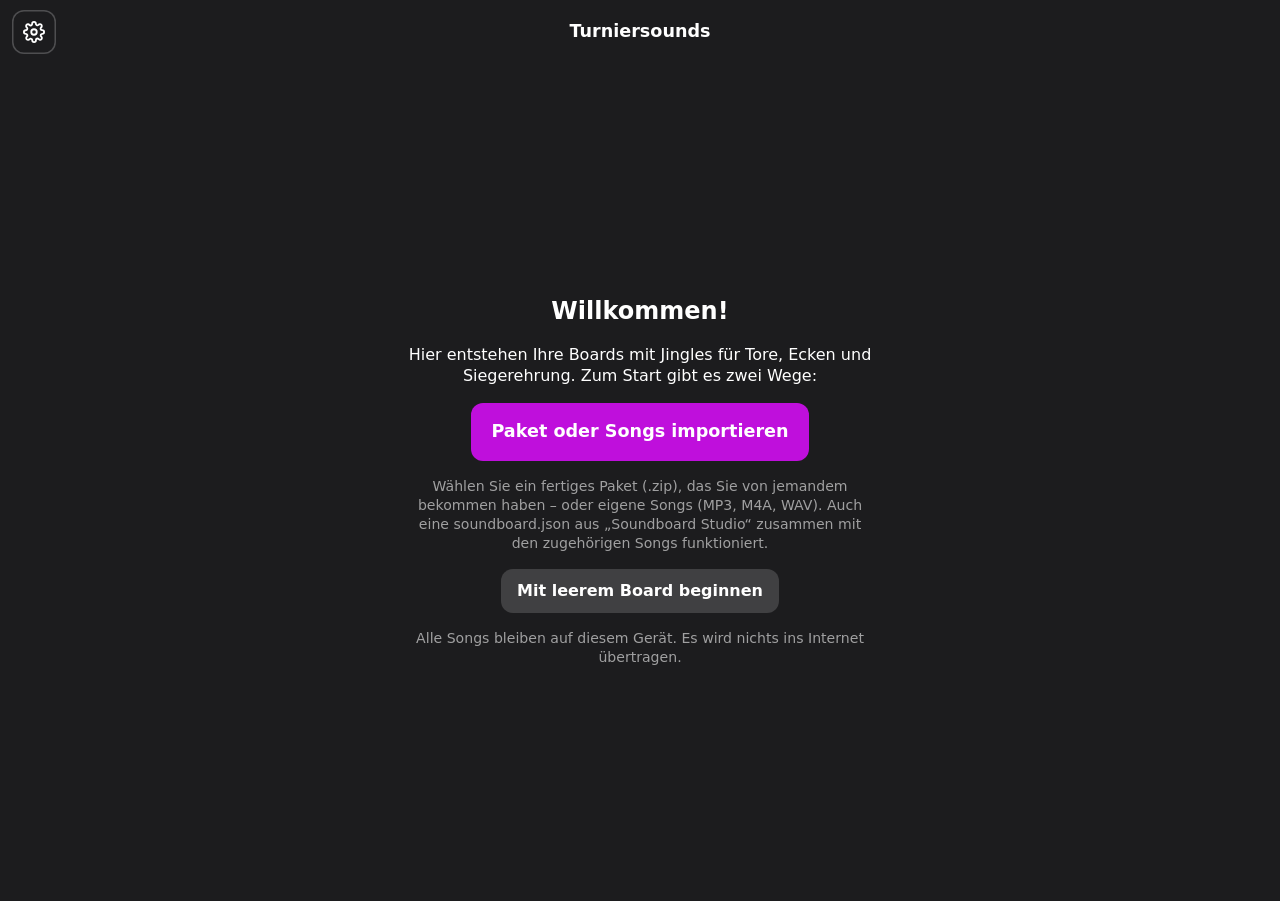
<file: index.html>
<!doctype html>
<html lang="de">
<head>
  <meta charset="utf-8">
  <meta name="viewport" content="width=device-width, initial-scale=1, viewport-fit=cover, user-scalable=no">
  <title>Turniersounds</title>
  <meta name="description" content="Jingles für Sportturniere: Songs zuschneiden, auf Boards legen, per Fingertipp abspielen.">
  <meta name="theme-color" content="#1c1c1e">
  <meta name="mobile-web-app-capable" content="yes">
  <meta name="apple-mobile-web-app-capable" content="yes">
  <meta name="apple-mobile-web-app-status-bar-style" content="black-translucent">
  <meta name="apple-mobile-web-app-title" content="Turniersounds">
  <link rel="manifest" href="manifest.webmanifest">
  <link rel="icon" type="image/png" sizes="192x192" href="icons/icon-192.png">
  <link rel="apple-touch-icon" href="icons/icon-180.png">
  <link rel="stylesheet" href="styles.css">
</head>
<body>
  <div id="app"></div>
  <noscript>Diese App benötigt JavaScript.</noscript>
  <script type="module" src="js/app.js"></script>
</body>
</html>
</file>
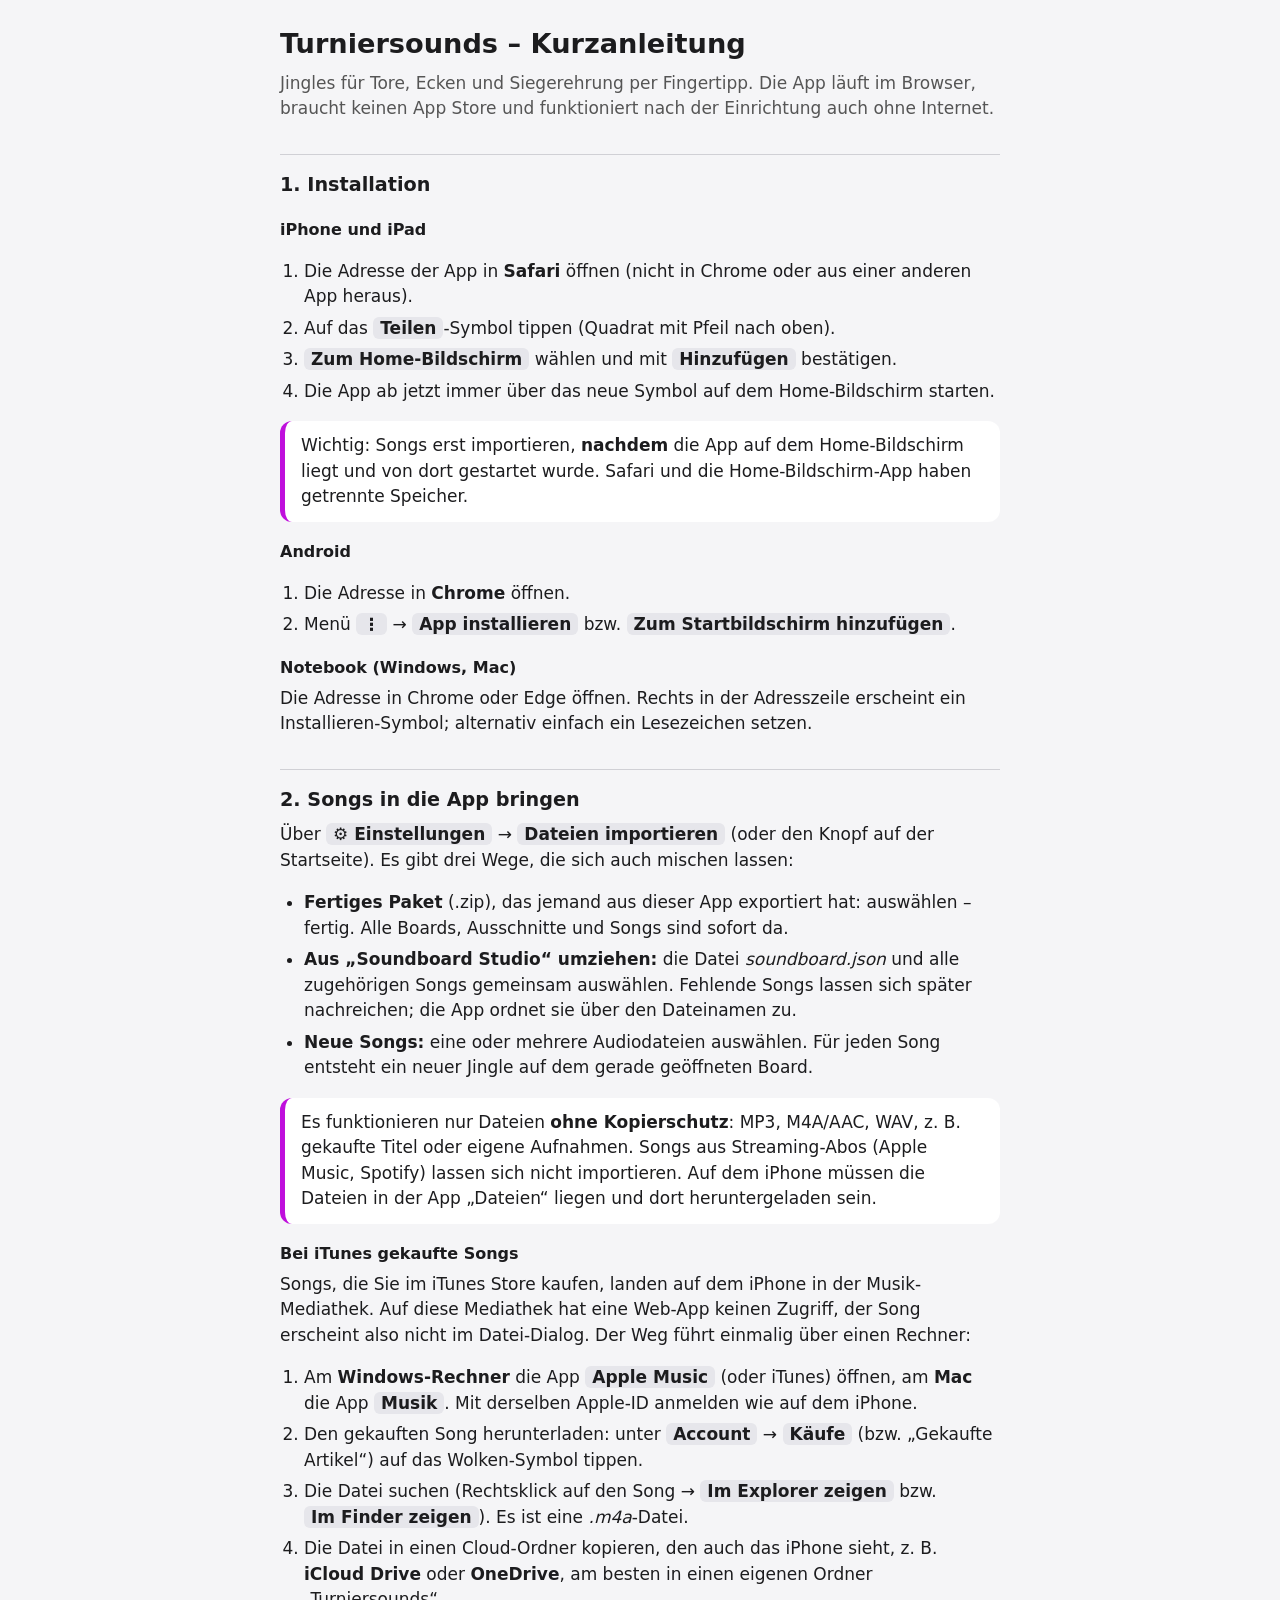
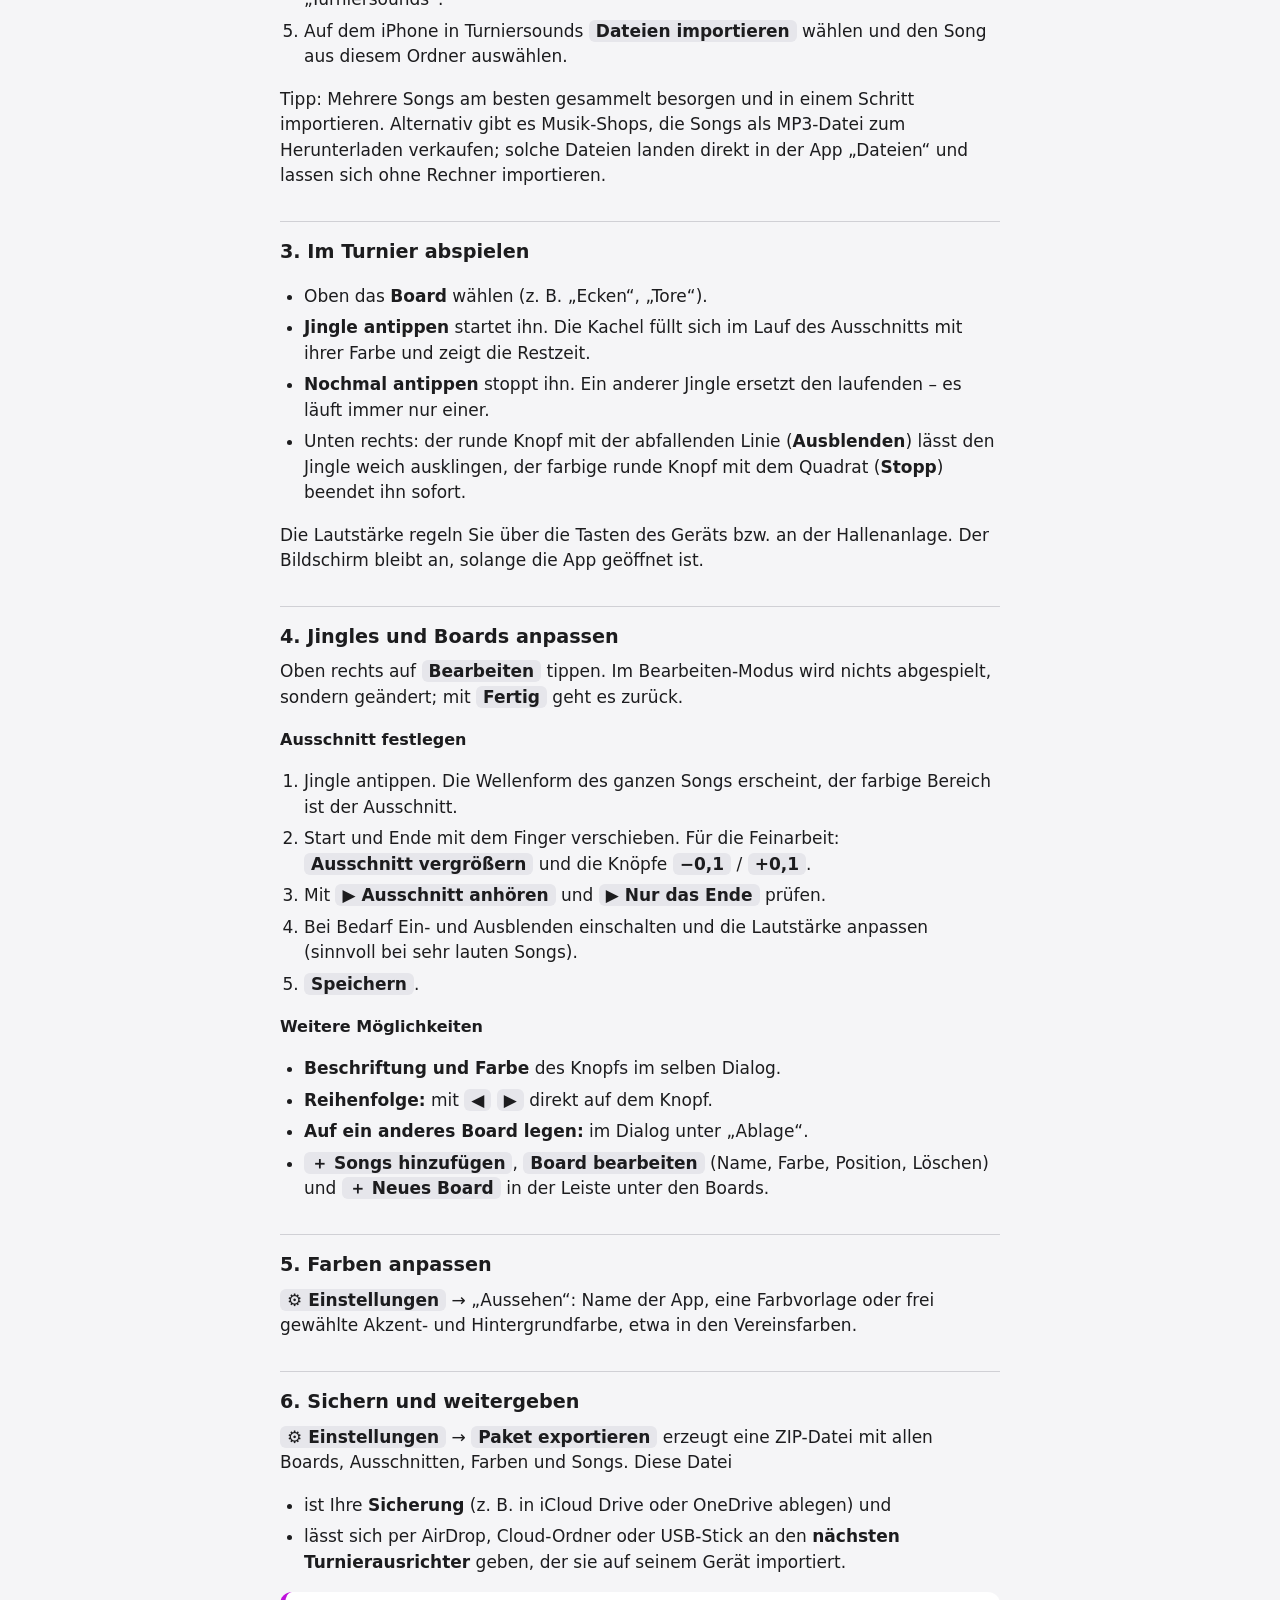
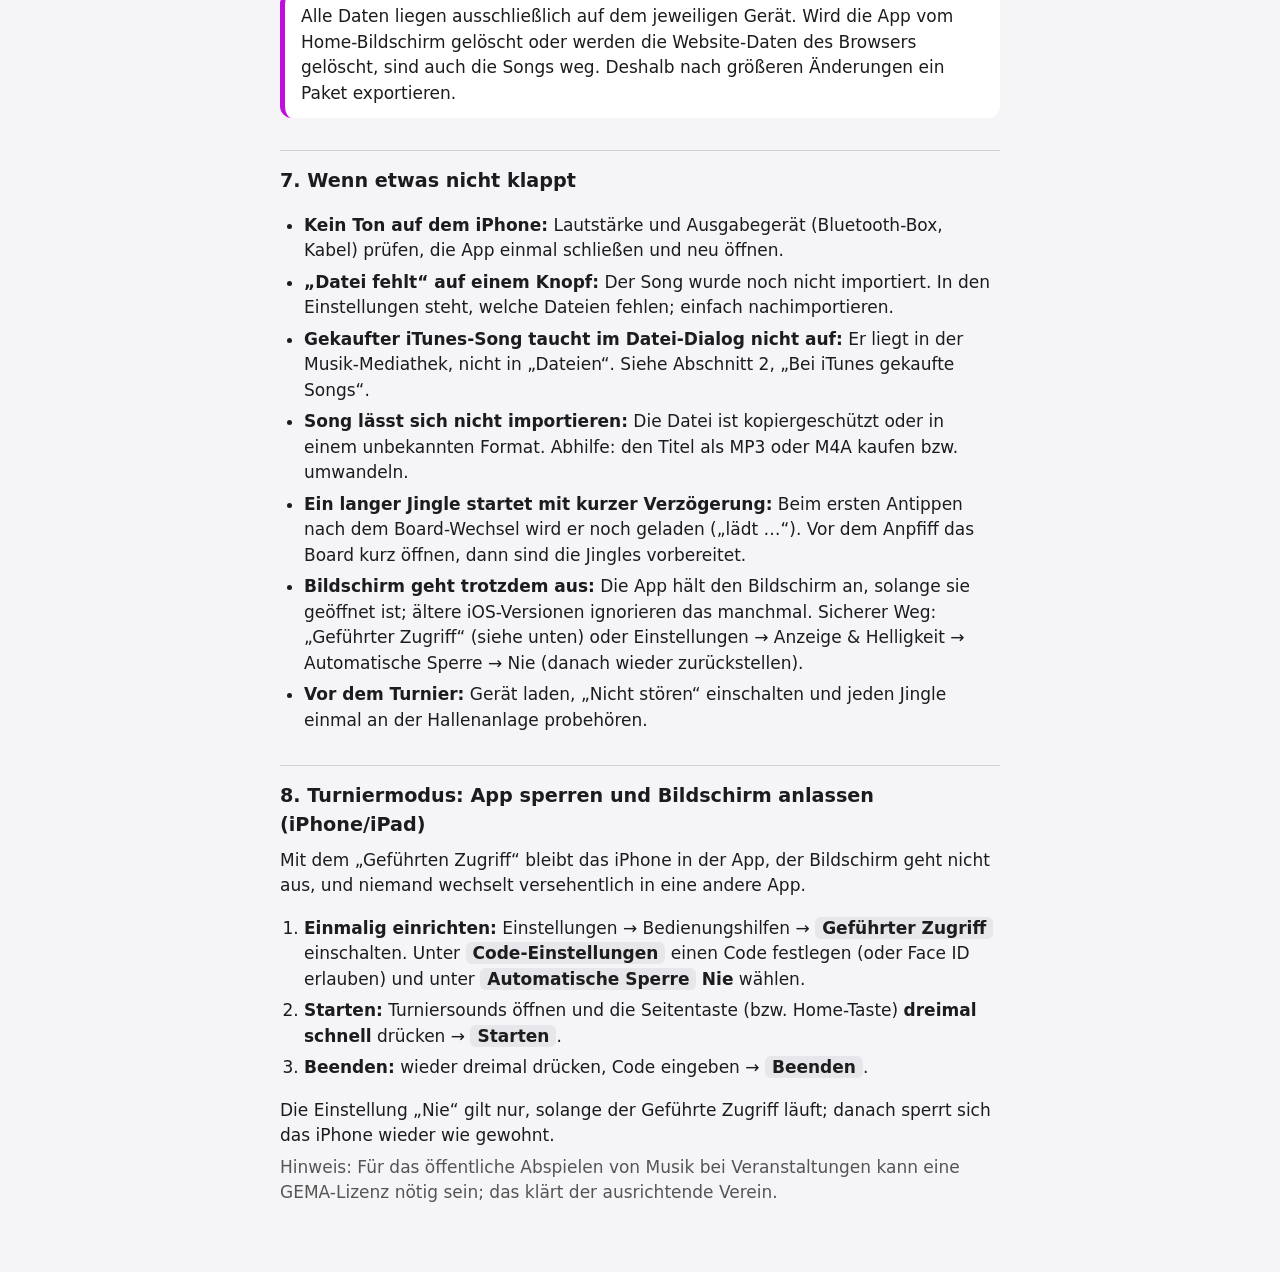
<file: ANLEITUNG.html>
<!doctype html>
<html lang="de">
<head>
  <meta charset="utf-8">
  <meta name="viewport" content="width=device-width, initial-scale=1">
  <title>Turniersounds – Kurzanleitung</title>
  <style>
    body { font: 17px/1.5 system-ui, -apple-system, "Segoe UI", Roboto, sans-serif; margin: 0; background: #f5f5f7; color: #1c1c1e; }
    main { max-width: 720px; margin: 0 auto; padding: 24px 18px 60px; }
    h1 { font-size: 1.7rem; margin: 0 0 4px; }
    h2 { font-size: 1.2rem; margin: 32px 0 8px; padding-top: 16px; border-top: 1px solid #d0d0d5; }
    h3 { font-size: 1rem; margin: 18px 0 4px; }
    p, li { margin: 6px 0; }
    ol, ul { padding-left: 24px; }
    .lead { color: #555; }
    .box { background: #fff; border-radius: 12px; padding: 12px 16px; margin: 12px 0; border-left: 5px solid #bf0fdc; }
    b.k { background: #e6e6eb; border-radius: 6px; padding: 1px 7px; font-weight: 600; white-space: nowrap; }
    @media (prefers-color-scheme: dark) {
      body { background: #1c1c1e; color: #f2f2f7; } .lead { color: #aaa; } .box { background: #2a2a2d; }
      b.k { background: #3a3a3e; } h2 { border-color: #3a3a3e; } a { color: #d98cf0; }
    }
  </style>
</head>
<body>
<main>
  <h1>Turniersounds – Kurzanleitung</h1>
  <p class="lead">Jingles für Tore, Ecken und Siegerehrung per Fingertipp. Die App läuft im Browser, braucht keinen App Store und funktioniert nach der Einrichtung auch ohne Internet.</p>

  <h2>1. Installation</h2>
  <h3>iPhone und iPad</h3>
  <ol>
    <li>Die Adresse der App in <b>Safari</b> öffnen (nicht in Chrome oder aus einer anderen App heraus).</li>
    <li>Auf das <b class="k">Teilen</b>-Symbol tippen (Quadrat mit Pfeil nach oben).</li>
    <li><b class="k">Zum Home-Bildschirm</b> wählen und mit <b class="k">Hinzufügen</b> bestätigen.</li>
    <li>Die App ab jetzt immer über das neue Symbol auf dem Home-Bildschirm starten.</li>
  </ol>
  <div class="box">Wichtig: Songs erst importieren, <b>nachdem</b> die App auf dem Home-Bildschirm liegt und von dort gestartet wurde. Safari und die Home-Bildschirm-App haben getrennte Speicher.</div>
  <h3>Android</h3>
  <ol>
    <li>Die Adresse in <b>Chrome</b> öffnen.</li>
    <li>Menü <b class="k">⋮</b> → <b class="k">App installieren</b> bzw. <b class="k">Zum Startbildschirm hinzufügen</b>.</li>
  </ol>
  <h3>Notebook (Windows, Mac)</h3>
  <p>Die Adresse in Chrome oder Edge öffnen. Rechts in der Adresszeile erscheint ein Installieren-Symbol; alternativ einfach ein Lesezeichen setzen.</p>

  <h2>2. Songs in die App bringen</h2>
  <p>Über <b class="k">⚙ Einstellungen</b> → <b class="k">Dateien importieren</b> (oder den Knopf auf der Startseite). Es gibt drei Wege, die sich auch mischen lassen:</p>
  <ul>
    <li><b>Fertiges Paket</b> (.zip), das jemand aus dieser App exportiert hat: auswählen – fertig. Alle Boards, Ausschnitte und Songs sind sofort da.</li>
    <li><b>Aus „Soundboard Studio“ umziehen:</b> die Datei <i>soundboard.json</i> und alle zugehörigen Songs gemeinsam auswählen. Fehlende Songs lassen sich später nachreichen; die App ordnet sie über den Dateinamen zu.</li>
    <li><b>Neue Songs:</b> eine oder mehrere Audiodateien auswählen. Für jeden Song entsteht ein neuer Jingle auf dem gerade geöffneten Board.</li>
  </ul>
  <div class="box">Es funktionieren nur Dateien <b>ohne Kopierschutz</b>: MP3, M4A/AAC, WAV, z.&nbsp;B. gekaufte Titel oder eigene Aufnahmen. Songs aus Streaming-Abos (Apple Music, Spotify) lassen sich nicht importieren. Auf dem iPhone müssen die Dateien in der App „Dateien“ liegen und dort heruntergeladen sein.</div>

  <h3>Bei iTunes gekaufte Songs</h3>
  <p>Songs, die Sie im iTunes Store kaufen, landen auf dem iPhone in der Musik-Mediathek. Auf diese Mediathek hat eine Web-App keinen Zugriff, der Song erscheint also nicht im Datei-Dialog. Der Weg führt einmalig über einen Rechner:</p>
  <ol>
    <li>Am <b>Windows-Rechner</b> die App <b class="k">Apple Music</b> (oder iTunes) öffnen, am <b>Mac</b> die App <b class="k">Musik</b>. Mit derselben Apple-ID anmelden wie auf dem iPhone.</li>
    <li>Den gekauften Song herunterladen: unter <b class="k">Account</b> → <b class="k">Käufe</b> (bzw. „Gekaufte Artikel“) auf das Wolken-Symbol tippen.</li>
    <li>Die Datei suchen (Rechtsklick auf den Song → <b class="k">Im Explorer zeigen</b> bzw. <b class="k">Im Finder zeigen</b>). Es ist eine <i>.m4a</i>-Datei.</li>
    <li>Die Datei in einen Cloud-Ordner kopieren, den auch das iPhone sieht, z.&nbsp;B. <b>iCloud Drive</b> oder <b>OneDrive</b>, am besten in einen eigenen Ordner „Turniersounds“.</li>
    <li>Auf dem iPhone in Turniersounds <b class="k">Dateien importieren</b> wählen und den Song aus diesem Ordner auswählen.</li>
  </ol>
  <p>Tipp: Mehrere Songs am besten gesammelt besorgen und in einem Schritt importieren. Alternativ gibt es Musik-Shops, die Songs als MP3-Datei zum Herunterladen verkaufen; solche Dateien landen direkt in der App „Dateien“ und lassen sich ohne Rechner importieren.</p>

  <h2>3. Im Turnier abspielen</h2>
  <ul>
    <li>Oben das <b>Board</b> wählen (z.&nbsp;B. „Ecken“, „Tore“).</li>
    <li><b>Jingle antippen</b> startet ihn. Die Kachel füllt sich im Lauf des Ausschnitts mit ihrer Farbe und zeigt die Restzeit.</li>
    <li><b>Nochmal antippen</b> stoppt ihn. Ein anderer Jingle ersetzt den laufenden – es läuft immer nur einer.</li>
    <li>Unten rechts: der runde Knopf mit der abfallenden Linie (<b>Ausblenden</b>) lässt den Jingle weich ausklingen, der farbige runde Knopf mit dem Quadrat (<b>Stopp</b>) beendet ihn sofort.</li>
  </ul>
  <p>Die Lautstärke regeln Sie über die Tasten des Geräts bzw. an der Hallenanlage. Der Bildschirm bleibt an, solange die App geöffnet ist.</p>

  <h2>4. Jingles und Boards anpassen</h2>
  <p>Oben rechts auf <b class="k">Bearbeiten</b> tippen. Im Bearbeiten-Modus wird nichts abgespielt, sondern geändert; mit <b class="k">Fertig</b> geht es zurück.</p>
  <h3>Ausschnitt festlegen</h3>
  <ol>
    <li>Jingle antippen. Die Wellenform des ganzen Songs erscheint, der farbige Bereich ist der Ausschnitt.</li>
    <li>Start und Ende mit dem Finger verschieben. Für die Feinarbeit: <b class="k">Ausschnitt vergrößern</b> und die Knöpfe <b class="k">−0,1</b> / <b class="k">+0,1</b>.</li>
    <li>Mit <b class="k">▶ Ausschnitt anhören</b> und <b class="k">▶ Nur das Ende</b> prüfen.</li>
    <li>Bei Bedarf Ein- und Ausblenden einschalten und die Lautstärke anpassen (sinnvoll bei sehr lauten Songs).</li>
    <li><b class="k">Speichern</b>.</li>
  </ol>
  <h3>Weitere Möglichkeiten</h3>
  <ul>
    <li><b>Beschriftung und Farbe</b> des Knopfs im selben Dialog.</li>
    <li><b>Reihenfolge:</b> mit <b class="k">◀</b> <b class="k">▶</b> direkt auf dem Knopf.</li>
    <li><b>Auf ein anderes Board legen:</b> im Dialog unter „Ablage“.</li>
    <li><b class="k">＋ Songs hinzufügen</b>, <b class="k">Board bearbeiten</b> (Name, Farbe, Position, Löschen) und <b class="k">＋ Neues Board</b> in der Leiste unter den Boards.</li>
  </ul>

  <h2>5. Farben anpassen</h2>
  <p><b class="k">⚙ Einstellungen</b> → „Aussehen“: Name der App, eine Farbvorlage oder frei gewählte Akzent- und Hintergrundfarbe, etwa in den Vereinsfarben.</p>

  <h2>6. Sichern und weitergeben</h2>
  <p><b class="k">⚙ Einstellungen</b> → <b class="k">Paket exportieren</b> erzeugt eine ZIP-Datei mit allen Boards, Ausschnitten, Farben und Songs. Diese Datei</p>
  <ul>
    <li>ist Ihre <b>Sicherung</b> (z.&nbsp;B. in iCloud Drive oder OneDrive ablegen) und</li>
    <li>lässt sich per AirDrop, Cloud-Ordner oder USB-Stick an den <b>nächsten Turnierausrichter</b> geben, der sie auf seinem Gerät importiert.</li>
  </ul>
  <div class="box">Alle Daten liegen ausschließlich auf dem jeweiligen Gerät. Wird die App vom Home-Bildschirm gelöscht oder werden die Website-Daten des Browsers gelöscht, sind auch die Songs weg. Deshalb nach größeren Änderungen ein Paket exportieren.</div>

  <h2>7. Wenn etwas nicht klappt</h2>
  <ul>
    <li><b>Kein Ton auf dem iPhone:</b> Lautstärke und Ausgabegerät (Bluetooth-Box, Kabel) prüfen, die App einmal schließen und neu öffnen.</li>
    <li><b>„Datei fehlt“ auf einem Knopf:</b> Der Song wurde noch nicht importiert. In den Einstellungen steht, welche Dateien fehlen; einfach nachimportieren.</li>
    <li><b>Gekaufter iTunes-Song taucht im Datei-Dialog nicht auf:</b> Er liegt in der Musik-Mediathek, nicht in „Dateien“. Siehe Abschnitt 2, „Bei iTunes gekaufte Songs“.</li>
    <li><b>Song lässt sich nicht importieren:</b> Die Datei ist kopiergeschützt oder in einem unbekannten Format. Abhilfe: den Titel als MP3 oder M4A kaufen bzw. umwandeln.</li>
    <li><b>Ein langer Jingle startet mit kurzer Verzögerung:</b> Beim ersten Antippen nach dem Board-Wechsel wird er noch geladen („lädt …“). Vor dem Anpfiff das Board kurz öffnen, dann sind die Jingles vorbereitet.</li>
    <li><b>Bildschirm geht trotzdem aus:</b> Die App hält den Bildschirm an, solange sie geöffnet ist; ältere iOS-Versionen ignorieren das manchmal. Sicherer Weg: „Geführter Zugriff“ (siehe unten) oder Einstellungen → Anzeige &amp; Helligkeit → Automatische Sperre → Nie (danach wieder zurückstellen).</li>
    <li><b>Vor dem Turnier:</b> Gerät laden, „Nicht stören“ einschalten und jeden Jingle einmal an der Hallenanlage probehören.</li>
  </ul>

  <h2>8. Turniermodus: App sperren und Bildschirm anlassen (iPhone/iPad)</h2>
  <p>Mit dem „Geführten Zugriff“ bleibt das iPhone in der App, der Bildschirm geht nicht aus, und niemand wechselt versehentlich in eine andere App.</p>
  <ol>
    <li><b>Einmalig einrichten:</b> Einstellungen → Bedienungshilfen → <b class="k">Geführter Zugriff</b> einschalten. Unter <b class="k">Code-Einstellungen</b> einen Code festlegen (oder Face ID erlauben) und unter <b class="k">Automatische Sperre</b> <b>Nie</b> wählen.</li>
    <li><b>Starten:</b> Turniersounds öffnen und die Seitentaste (bzw. Home-Taste) <b>dreimal schnell</b> drücken → <b class="k">Starten</b>.</li>
    <li><b>Beenden:</b> wieder dreimal drücken, Code eingeben → <b class="k">Beenden</b>.</li>
  </ol>
  <p>Die Einstellung „Nie“ gilt nur, solange der Geführte Zugriff läuft; danach sperrt sich das iPhone wieder wie gewohnt.</p>
  <p class="lead">Hinweis: Für das öffentliche Abspielen von Musik bei Veranstaltungen kann eine GEMA-Lizenz nötig sein; das klärt der ausrichtende Verein.</p>
</main>
</body>
</html>
</file>
<file: styles.css>
:root {
  --bg: #1c1c1e; --text: #ffffff; --muted: #9a9aa0; --surface: #2a2a2d; --surface2: #3a3a3e;
  --border: #4a4a4e; --accent: #bf0fdc; --on-accent: #ffffff; --danger: #ff453a;
  --tile: #333335; --raised: #4a4a4c; --hair: #3c3c3f;
  --spring: cubic-bezier(.34, 1.56, .64, 1);
}
.ico { width: 22px; height: 22px; display: block; flex: none; fill: none; stroke: currentColor; stroke-width: 2; stroke-linecap: round; stroke-linejoin: round; }
* { box-sizing: border-box; }
html, body { height: 100%; margin: 0; }
body {
  background: var(--bg); color: var(--text);
  font: 16px/1.35 system-ui, -apple-system, "Segoe UI", Roboto, sans-serif;
  -webkit-user-select: none; user-select: none; -webkit-tap-highlight-color: transparent;
  overscroll-behavior: none; touch-action: manipulation;
}
input[type=text] { -webkit-user-select: text; user-select: text; }
h1, h2, h3, p { margin: 0; }
.visually-hidden { position: absolute; width: 1px; height: 1px; opacity: 0; pointer-events: none; }
.spacer { min-width: 44px; }

#app {
  display: flex; flex-direction: column; height: 100vh; height: 100dvh;
  padding: env(safe-area-inset-top) env(safe-area-inset-right) 0 env(safe-area-inset-left);
}

/* ---------- Schaltflächen ---------- */
.btn {
  appearance: none; border: 0; border-radius: 12px; min-height: 44px; padding: 0 16px;
  background: var(--surface2); color: var(--text); font: inherit; font-weight: 600; cursor: pointer;
  display: inline-flex; align-items: center; justify-content: center; gap: 6px; text-decoration: none;
  white-space: nowrap;
}
.btn:active { filter: brightness(1.2); }
.btn:disabled { opacity: .4; cursor: default; }
.btn.primary { background: var(--accent); color: var(--on-accent); }
.btn.ghost { background: transparent; }
.btn.danger { background: transparent; color: var(--danger); box-shadow: inset 0 0 0 1.5px var(--danger); }
.btn.icon { width: 44px; padding: 0; font-size: 1.35rem; }
.btn.small { min-height: 38px; padding: 0 10px; font-size: .9rem; }
.btn.big { min-height: 58px; font-size: 1.1rem; padding: 0 20px; }
:focus-visible { outline: 2px solid var(--accent); outline-offset: 2px; }

/* ---------- Kopf und Boards ---------- */
.top { display: flex; align-items: center; gap: 10px; padding: 10px 12px 8px; }
.top h1 { flex: 1; text-align: center; font-size: 1.1rem; font-weight: 650; overflow: hidden; text-overflow: ellipsis; white-space: nowrap; }
.top .btn:not(.primary) { background: transparent; box-shadow: inset 0 0 0 1.5px var(--border); }

/* Board-Reiter als Segment-Leiste mit gleitender Markierung */
.tabs-wrap { flex: none; padding: 2px 12px 12px; }
.tabs {
  position: relative; display: flex; overflow-x: auto; scrollbar-width: none;
  padding: 3px; border-radius: 14px; background: var(--surface); box-shadow: inset 0 0 0 1px var(--hair);
}
.tabs::-webkit-scrollbar { display: none; }
.tab {
  position: relative; z-index: 1; flex: 1 0 auto; min-height: 40px; padding: 0 16px; border: 0; border-radius: 11px;
  background: transparent; color: var(--muted); font: inherit; font-size: .95rem; font-weight: 600; cursor: pointer;
  display: inline-flex; align-items: center; justify-content: center; gap: 8px; white-space: nowrap;
  transition: color .25s;
}
.tab i { width: 8px; height: 8px; border-radius: 50%; background: var(--c); flex: none; }
.tab.on { color: var(--text); }
.tab-ind {
  position: absolute; z-index: 0; top: 3px; bottom: 3px; left: 3px; width: 0; border-radius: 11px;
  background: var(--raised); box-shadow: 0 1px 4px rgba(0, 0, 0, .22), inset 0 0 0 1px var(--hair);
  transition: left .4s cubic-bezier(.34, 1.3, .64, 1), width .4s cubic-bezier(.34, 1.3, .64, 1);
}
.toolbar { display: flex; gap: 8px; overflow-x: auto; padding: 0 12px 10px; flex: none; }

/* ---------- Pads ---------- */
.grid {
  flex: 1; overflow-y: auto; padding: 4px 12px 16px; align-content: start;
  display: grid; gap: 10px; grid-template-columns: repeat(auto-fill, minmax(150px, 1fr));
}
/* Kachel: neutrale, leicht getönte Fläche, Board-Farbe als schmaler Streifen links.
   Läuft der Jingle, füllt sich die Kachel im Takt des Ausschnitts mit ihrer Farbe
   (zweite Ebene "fill", per clip-path freigelegt). */
.pad {
  position: relative; overflow: hidden; min-height: 112px; border-radius: 16px;
  background: color-mix(in srgb, var(--c) 7%, var(--tile)); color: var(--text); cursor: pointer;
  box-shadow: inset 0 0 0 1px var(--hair), 0 1px 2px rgba(0, 0, 0, .14);
  transition: transform .45s var(--spring), box-shadow .2s;
}
.pad:active { transform: scale(.96); transition-duration: .08s; }
.pad .stripe { position: absolute; z-index: 2; inset: 0 auto 0 0; width: 4px; background: var(--c); pointer-events: none; }
.pad .layer {
  position: absolute; inset: 0; padding: 11px 12px 12px 17px;
  display: grid; grid-template-rows: auto 1fr; gap: 6px; text-align: left;
}
.pad .row1 { display: flex; align-items: center; justify-content: flex-end; gap: 8px; min-height: 20px; }
.pad .time { font-size: .82rem; color: var(--muted); font-variant-numeric: tabular-nums; white-space: nowrap; }
.pad .title {
  align-self: end; font-weight: 650; font-size: 1.04rem; line-height: 1.22;
  overflow-wrap: break-word; hyphens: auto;
  display: -webkit-box; -webkit-line-clamp: 3; -webkit-box-orient: vertical; overflow: hidden;
}
.pad .fill { background: var(--c); color: var(--on-c); clip-path: inset(0 calc((1 - var(--p, 0)) * 100%) 0 0); visibility: hidden; }
.pad .fill .time { color: var(--on-c); }
.pad.playing { box-shadow: inset 0 0 0 2px var(--c), 0 8px 22px -10px var(--c); }
.pad.playing .fill { visibility: visible; }
.pad.playing .time { font-weight: 700; color: var(--text); }
.pad.playing .fill .time { color: var(--on-c); }
.pad.loading .base .time::after { content: " · lädt …"; }
.pad.missing { background: transparent; box-shadow: inset 0 0 0 1.5px var(--border); color: var(--muted); }
.pad.missing .stripe { opacity: .35; }
.pad .pencil { margin-right: auto; opacity: .7; }
.pad .pencil .ico { width: 18px; height: 18px; }
.pad .mv {
  position: absolute; z-index: 3; bottom: 6px; width: 40px; height: 32px; border: 0; border-radius: 10px;
  background: var(--surface2); color: var(--text); font-size: .8rem; cursor: pointer;
}
.pad .mv.l { left: 10px; } .pad .mv.r { right: 6px; }
.pad .mv:disabled { opacity: .3; }
.editing .pad { min-height: 132px; }
.editing .pad .layer { padding-bottom: 44px; }
.empty { grid-column: 1 / -1; text-align: center; padding: 48px 12px; color: var(--muted); display: grid; gap: 16px; justify-items: center; }

/* ---------- Fußleiste ---------- */
.transport {
  position: relative; flex: none; display: flex; align-items: center; gap: 12px;
  padding: 12px 12px calc(12px + env(safe-area-inset-bottom)); background: var(--bg);
}
.transport::before { content: ""; position: absolute; inset: 0 0 auto; height: 1px; background: var(--hair); }
.transport::after {
  content: ""; position: absolute; left: 0; top: 0; height: 2px; width: calc(var(--p, 0) * 100%);
  background: var(--pc, transparent);
}
.transport.note { color: var(--muted); font-size: .9rem; min-height: 82px; }
.now { flex: 1; min-width: 0; }
.now-title { font-weight: 650; overflow: hidden; text-overflow: ellipsis; white-space: nowrap; min-height: 1.35em; }
.now-time { color: var(--muted); font-variant-numeric: tabular-nums; min-height: 1.35em; }
.round {
  width: 58px; height: 58px; flex: none; border: 0; border-radius: 50%; display: grid; place-items: center;
  background: transparent; color: var(--text); box-shadow: inset 0 0 0 1.5px var(--border); cursor: pointer;
  transition: transform .45s var(--spring);
}
.round:active { transform: scale(.9); transition-duration: .08s; }
.round.stop { background: var(--accent); color: var(--on-accent); box-shadow: 0 6px 18px -8px var(--accent); }
.round .ico { width: 24px; height: 24px; }
@media (prefers-reduced-motion: reduce) {
  .pad, .round, .tab-ind { transition: none !important; }
}

/* ---------- Startseite ---------- */
.welcome { flex: 1; overflow-y: auto; display: grid; gap: 16px; align-content: center; justify-items: center;
  text-align: center; padding: 24px; max-width: 520px; margin: 0 auto; }
.hint { color: var(--muted); font-size: .88rem; white-space: pre-line; }

/* ---------- Dialoge ---------- */
dialog { border: 0; padding: 0; background: var(--bg); color: var(--text); }
dialog::backdrop { background: rgba(0, 0, 0, .6); }
dialog.sheet { width: min(580px, 100vw); max-width: 100vw; max-height: min(92dvh, 900px); border-radius: 18px; overflow: hidden; }
.sheet-in { display: flex; flex-direction: column; max-height: inherit; }
.sheet-head { display: flex; align-items: center; gap: 8px; padding: 10px 12px; background: var(--surface); flex: none; }
.sheet-head h2 { flex: 1; text-align: center; font-size: 1rem; white-space: nowrap; overflow: hidden; text-overflow: ellipsis; }
.sheet-head .btn { padding: 0 12px; }
.sheet-body { overflow-y: auto; padding: 14px 14px calc(20px + env(safe-area-inset-bottom)); display: grid; gap: 14px; }
@media (max-width: 600px) {
  dialog.sheet:not(.small) { width: 100vw; height: 100dvh; max-height: none; margin: 0; border-radius: 0; }
  dialog.sheet:not(.small) .sheet-in { height: 100%; padding-top: env(safe-area-inset-top); }
}
section { background: var(--surface); border-radius: 14px; padding: 14px; display: grid; gap: 12px; }
section h3 { font-size: .8rem; text-transform: uppercase; letter-spacing: .06em; color: var(--muted); }
.field { display: grid; gap: 6px; }
.field > span { font-size: .85rem; color: var(--muted); }
input[type=text], select {
  width: 100%; min-height: 44px; border-radius: 10px; border: 1px solid var(--border);
  background: var(--bg); color: var(--text); font: inherit; padding: 0 12px;
}
input[type=range] { flex: 1; min-width: 0; accent-color: var(--accent); height: 32px; }
input[type=checkbox] { width: 22px; height: 22px; accent-color: var(--accent); }
.row { display: flex; align-items: center; gap: 10px; }
.row.wrap { flex-wrap: wrap; }
.check { display: inline-flex; align-items: center; gap: 8px; width: 128px; flex: none; }
.val { width: 52px; text-align: right; font-variant-numeric: tabular-nums; color: var(--muted); flex: none; }

.swatches { display: flex; flex-wrap: wrap; gap: 10px; }
.swatch { width: 38px; height: 38px; border-radius: 50%; border: 0; padding: 0; cursor: pointer; position: relative;
  display: inline-flex; align-items: center; justify-content: center; }
.swatch.on { box-shadow: 0 0 0 3px var(--surface), 0 0 0 5px var(--text); }
.swatch.custom { border: 2px dashed var(--border); color: var(--muted); font-weight: 700; }
.swatch.custom input { position: absolute; inset: 0; opacity: 0; width: 100%; height: 100%; cursor: pointer; }

.trim { display: grid; gap: 10px; }
.wave { width: 100%; height: 120px; border-radius: 10px; touch-action: none; cursor: ew-resize; display: block; }
.trimgrid { display: grid; grid-template-columns: 1fr 1fr; gap: 12px; }
.cap { font-size: .9rem; color: var(--muted); margin-bottom: 6px; }
.cap b { color: var(--text); font-variant-numeric: tabular-nums; }
.stepper { display: grid; grid-template-columns: repeat(4, 1fr); gap: 4px; }
.stepper .btn { padding: 0 2px; font-size: .8rem; }

.presets { display: flex; flex-wrap: wrap; gap: 8px; }
.preset { border: 2px solid; border-radius: 12px; min-height: 44px; padding: 0 12px; font: inherit; font-weight: 600;
  display: inline-flex; align-items: center; gap: 8px; cursor: pointer; }
.preset i { width: 14px; height: 14px; border-radius: 50%; }
.color { display: inline-flex; align-items: center; gap: 8px; flex: 1; }
.color input { width: 48px; height: 44px; border: 0; padding: 0; background: none; border-radius: 10px; }
.warn summary { color: var(--danger); cursor: pointer; }
.warn ul { margin: 8px 0 0; padding-left: 20px; font-size: .85rem; color: var(--muted); -webkit-user-select: text; user-select: text; }

dialog.ask { width: min(420px, calc(100vw - 32px)); border-radius: 18px; padding: 20px; }
.ask h2 { font-size: 1.1rem; margin-bottom: 8px; }
.ask p { color: var(--muted); white-space: pre-line; overflow-wrap: anywhere; }
.ask-btns { display: flex; flex-wrap: wrap; justify-content: flex-end; gap: 8px; margin-top: 18px; }
.busy { text-align: center; }
.spinner { width: 34px; height: 34px; margin: 4px auto 14px; border-radius: 50%;
  border: 4px solid var(--surface2); border-top-color: var(--accent); animation: spin 1s linear infinite; }
@keyframes spin { to { transform: rotate(360deg); } }

.toast {
  position: fixed; left: 50%; bottom: calc(100px + env(safe-area-inset-bottom)); transform: translateX(-50%);
  max-width: calc(100vw - 32px); padding: 12px 16px; border-radius: 12px; z-index: 99999;
  background: var(--text); color: var(--bg); font-weight: 600; text-align: center;
  box-shadow: 0 6px 24px rgba(0, 0, 0, .4);
}
</file>
